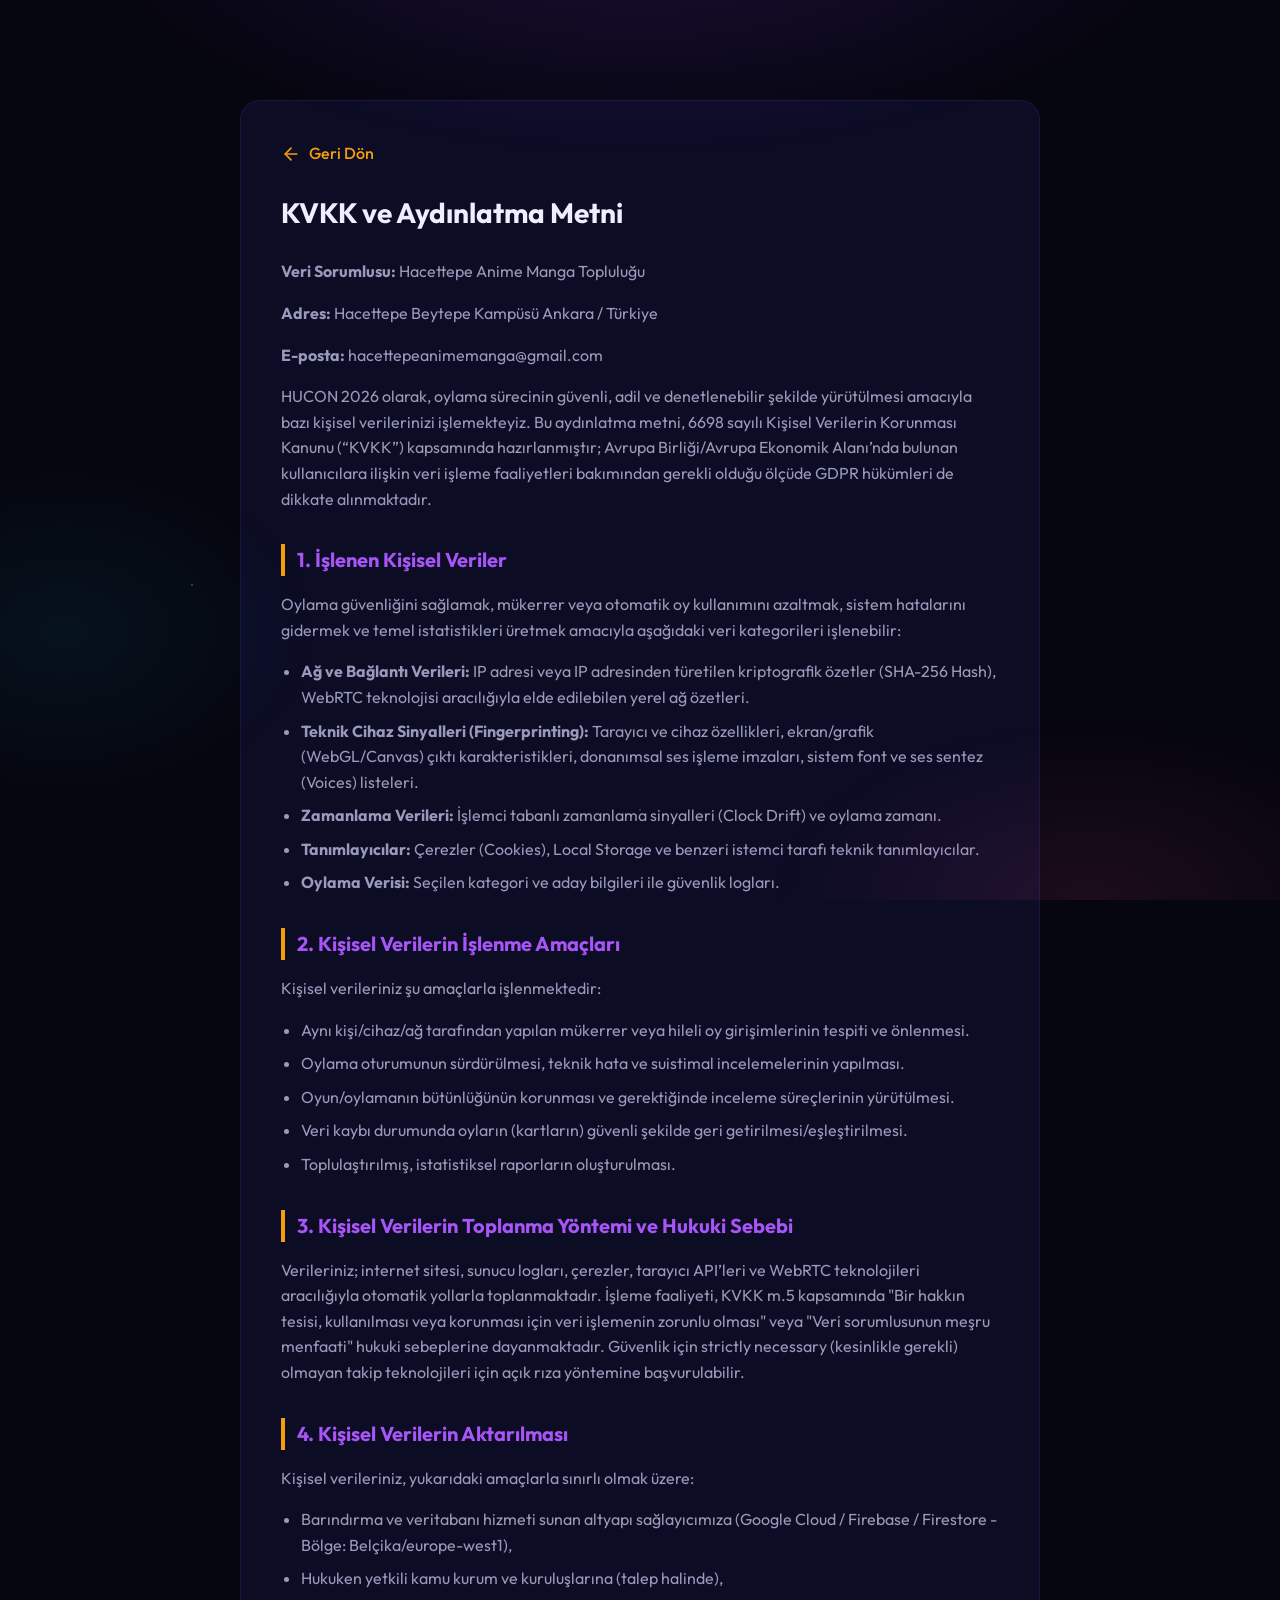
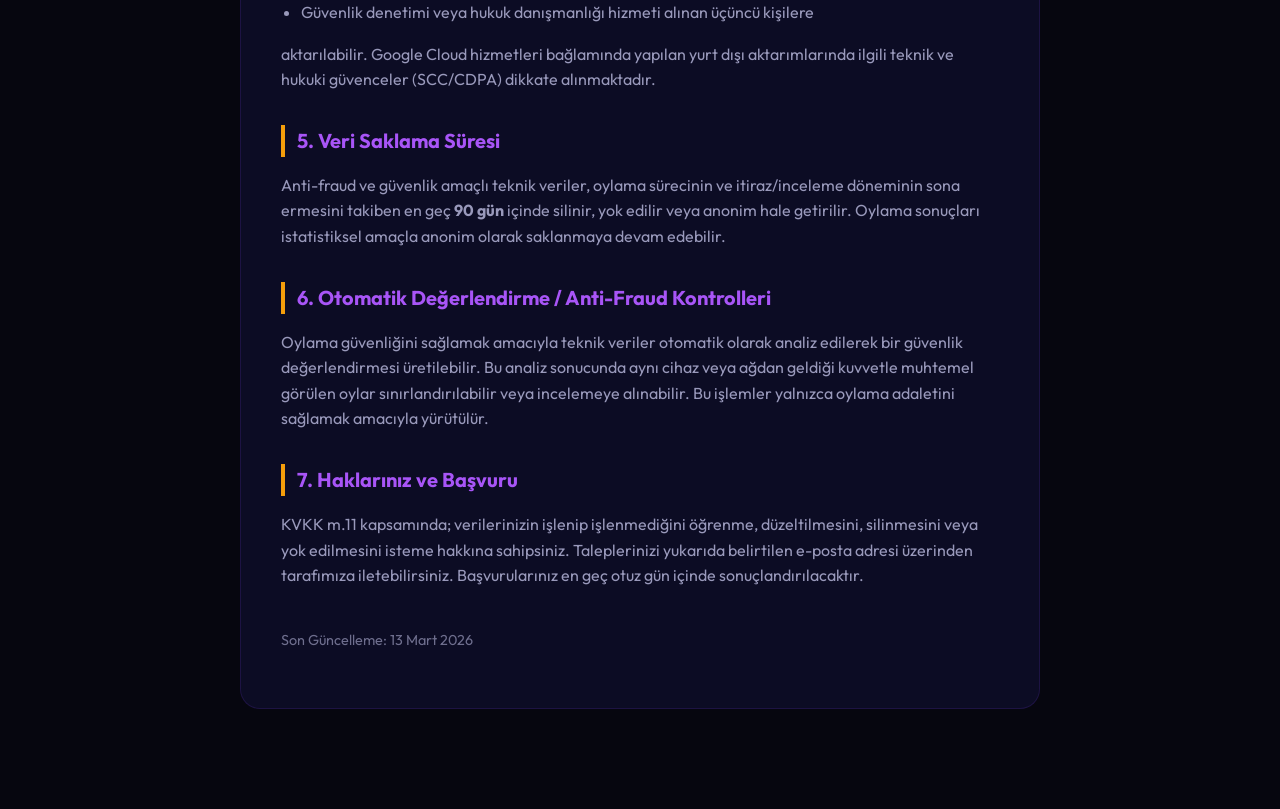
<file: kvkk.html>
<!DOCTYPE html>
<html lang="tr">

<head>
  <meta charset="UTF-8">
  <meta name="viewport" content="width=device-width, initial-scale=1.0">
  <title>KVKK ve Aydınlatma Metni - Anime Oylama</title>
  <link rel="stylesheet" href="css/style.css">
  <style>
    .legal-content {
      max-width: 800px;
      margin: 100px auto;
      padding: 40px;
      background: var(--bg-card);
      border-radius: 20px;
      border: 1px solid var(--border-color);
      line-height: 1.6;
    }

    .legal-content h1 {
      margin-bottom: 24px;
      color: var(--text-primary);
      font-size: 1.75rem;
    }

    .legal-content h2 {
      margin-top: 32px;
      margin-bottom: 16px;
      color: var(--accent-secondary);
      font-size: 1.25rem;
      border-left: 4px solid var(--accent-orange);
      padding-left: 12px;
    }

    .legal-content p {
      margin-bottom: 16px;
      color: var(--text-secondary);
    }

    .legal-content ul {
      margin-bottom: 16px;
      padding-left: 20px;
      color: var(--text-secondary);
    }

    .legal-content li {
      margin-bottom: 8px;
    }

    .back-link {
      display: inline-flex;
      align-items: center;
      gap: 8px;
      color: var(--accent-orange);
      text-decoration: none;
      margin-bottom: 24px;
      font-weight: 500;
    }
  </style>
</head>

<body>
  <div class="legal-content">
    <a href="javascript:history.back()" class="back-link">
      <svg xmlns="http://www.w3.org/2000/svg" width="20" height="20" viewBox="0 0 24 24" fill="none"
        stroke="currentColor" stroke-width="2" stroke-linecap="round" stroke-linejoin="round">
        <path d="m12 19-7-7 7-7" />
        <path d="M19 12H5" />
      </svg>
      Geri Dön
    </a>

    <h1>KVKK ve Aydınlatma Metni</h1>

    <p><strong>Veri Sorumlusu:</strong> Hacettepe Anime Manga Topluluğu</p>
    <p><strong>Adres:</strong> Hacettepe Beytepe Kampüsü Ankara / Türkiye</p>
    <p><strong>E-posta:</strong> hacettepeanimemanga@gmail.com</p>

    <p>HUCON 2026 olarak, oylama sürecinin güvenli, adil ve denetlenebilir şekilde yürütülmesi amacıyla bazı kişisel
      verilerinizi işlemekteyiz. Bu aydınlatma metni, 6698 sayılı Kişisel Verilerin Korunması Kanunu (“KVKK”) kapsamında
      hazırlanmıştır; Avrupa Birliği/Avrupa Ekonomik Alanı’nda bulunan kullanıcılara ilişkin veri işleme faaliyetleri
      bakımından gerekli olduğu ölçüde GDPR hükümleri de dikkate alınmaktadır.</p>

    <h2>1. İşlenen Kişisel Veriler</h2>
    <p>Oylama güvenliğini sağlamak, mükerrer veya otomatik oy kullanımını azaltmak, sistem hatalarını gidermek ve temel
      istatistikleri üretmek amacıyla aşağıdaki veri kategorileri işlenebilir:</p>
    <ul>
      <li><strong>Ağ ve Bağlantı Verileri:</strong> IP adresi veya IP adresinden türetilen kriptografik özetler (SHA-256
        Hash), WebRTC teknolojisi aracılığıyla elde edilebilen yerel ağ özetleri.</li>
      <li><strong>Teknik Cihaz Sinyalleri (Fingerprinting):</strong> Tarayıcı ve cihaz özellikleri, ekran/grafik
        (WebGL/Canvas) çıktı karakteristikleri, donanımsal ses işleme imzaları, sistem font ve ses sentez (Voices)
        listeleri.</li>
      <li><strong>Zamanlama Verileri:</strong> İşlemci tabanlı zamanlama sinyalleri (Clock Drift) ve oylama zamanı.</li>
      <li><strong>Tanımlayıcılar:</strong> Çerezler (Cookies), Local Storage ve benzeri istemci tarafı teknik
        tanımlayıcılar.</li>
      <li><strong>Oylama Verisi:</strong> Seçilen kategori ve aday bilgileri ile güvenlik logları.</li>
    </ul>

    <h2>2. Kişisel Verilerin İşlenme Amaçları</h2>
    <p>Kişisel verileriniz şu amaçlarla işlenmektedir:</p>
    <ul>
      <li>Aynı kişi/cihaz/ağ tarafından yapılan mükerrer veya hileli oy girişimlerinin tespiti ve önlenmesi.</li>
      <li>Oylama oturumunun sürdürülmesi, teknik hata ve suistimal incelemelerinin yapılması.</li>
      <li>Oyun/oylamanın bütünlüğünün korunması ve gerektiğinde inceleme süreçlerinin yürütülmesi.</li>
      <li>Veri kaybı durumunda oyların (kartların) güvenli şekilde geri getirilmesi/eşleştirilmesi.</li>
      <li>Toplulaştırılmış, istatistiksel raporların oluşturulması.</li>
    </ul>

    <h2>3. Kişisel Verilerin Toplanma Yöntemi ve Hukuki Sebebi</h2>
    <p>Verileriniz; internet sitesi, sunucu logları, çerezler, tarayıcı API’leri ve WebRTC teknolojileri aracılığıyla
      otomatik yollarla toplanmaktadır. İşleme faaliyeti, KVKK m.5 kapsamında "Bir hakkın tesisi, kullanılması veya
      korunması için veri işlemenin zorunlu olması" veya "Veri sorumlusunun meşru menfaati" hukuki sebeplerine
      dayanmaktadır. Güvenlik için strictly necessary (kesinlikle gerekli) olmayan takip teknolojileri için açık rıza
      yöntemine başvurulabilir.</p>

    <h2>4. Kişisel Verilerin Aktarılması</h2>
    <p>Kişisel verileriniz, yukarıdaki amaçlarla sınırlı olmak üzere:</p>
    <ul>
      <li>Barındırma ve veritabanı hizmeti sunan altyapı sağlayıcımıza (Google Cloud / Firebase / Firestore - Bölge:
        Belçika/europe-west1),</li>
      <li>Hukuken yetkili kamu kurum ve kuruluşlarına (talep halinde),</li>
      <li>Güvenlik denetimi veya hukuk danışmanlığı hizmeti alınan üçüncü kişilere</li>
    </ul>
    <p>aktarılabilir. Google Cloud hizmetleri bağlamında yapılan yurt dışı aktarımlarında ilgili teknik ve hukuki
      güvenceler (SCC/CDPA) dikkate alınmaktadır.</p>

    <h2>5. Veri Saklama Süresi</h2>
    <p>Anti-fraud ve güvenlik amaçlı teknik veriler, oylama sürecinin ve itiraz/inceleme döneminin sona ermesini takiben
      en geç <strong>90 gün</strong> içinde silinir, yok edilir veya anonim hale getirilir. Oylama sonuçları
      istatistiksel amaçla anonim olarak saklanmaya devam edebilir.</p>

    <h2>6. Otomatik Değerlendirme / Anti-Fraud Kontrolleri</h2>
    <p>Oylama güvenliğini sağlamak amacıyla teknik veriler otomatik olarak analiz edilerek bir güvenlik değerlendirmesi
      üretilebilir. Bu analiz sonucunda aynı cihaz veya ağdan geldiği kuvvetle muhtemel görülen oylar
      sınırlandırılabilir veya incelemeye alınabilir. Bu işlemler yalnızca oylama adaletini sağlamak amacıyla yürütülür.
    </p>

    <h2>7. Haklarınız ve Başvuru</h2>
    <p>KVKK m.11 kapsamında; verilerinizin işlenip işlenmediğini öğrenme, düzeltilmesini, silinmesini veya yok
      edilmesini isteme hakkına sahipsiniz. Taleplerinizi yukarıda belirtilen e-posta adresi üzerinden
      tarafımıza iletebilirsiniz. Başvurularınız en geç otuz gün içinde sonuçlandırılacaktır.</p>

    <p style="margin-top: 40px; font-size: 0.9rem; opacity: 0.7;">Son Güncelleme: 13 Mart 2026</p>
  </div>
</body>

</html>
</file>
<file: css/style.css>
/* ============================================================
   Anime Oylama - Ana Stil Dosyasi v2
   Koyu anime temali, glassmorphism, parcacik efektli tasarim
   Crunchyroll Anime Awards / AnimePoll kalitesinde
   ============================================================ */

@import url('https://fonts.googleapis.com/css2?family=Outfit:wght@300;400;500;600;700;800&display=swap');

/* --- CSS Degiskenleri --- */
:root {
  --bg-primary: #06060f;
  --bg-secondary: #0c0c1e;
  --bg-card: rgba(18, 18, 50, 0.6);
  --bg-card-solid: #12122e;
  --bg-card-hover: rgba(30, 30, 70, 0.7);
  --text-primary: #eeeeff;
  --text-secondary: #9999bb;
  --text-muted: #555577;
  --accent-primary: #7c3aed;
  --accent-secondary: #a855f7;
  --accent-glow: rgba(124, 58, 237, 0.4);
  --accent-pink: #ec4899;
  --accent-cyan: #06b6d4;
  --accent-green: #10b981;
  --accent-orange: #f59e0b;
  --border-color: rgba(124, 58, 237, 0.15);
  --border-glow: rgba(124, 58, 237, 0.4);
  --glass-bg: rgba(12, 12, 30, 0.65);
  --glass-border: rgba(255, 255, 255, 0.08);
  --glass-blur: 20px;
  --card-radius: 16px;
  --transition: 0.3s cubic-bezier(0.4, 0, 0.2, 1);
  --transition-slow: 0.5s cubic-bezier(0.4, 0, 0.2, 1);
  --font: 'Outfit', -apple-system, BlinkMacSystemFont, sans-serif;
  --max-width: 1300px;
  --space-xs: 8px;
  --space-sm: 16px;
  --space-md: 24px;
  --space-lg: 40px;
  --space-xl: 64px;
}

/* --- Reset & Base --- */
*,
*::before,
*::after {
  margin: 0;
  padding: 0;
  box-sizing: border-box;
}

html {
  scroll-behavior: smooth;
  -webkit-text-size-adjust: 100%;
}

body {
  font-family: var(--font);
  background: var(--bg-primary);
  color: var(--text-primary);
  min-height: 100vh;
  line-height: 1.6;
  overflow-x: hidden;
}

/* --- Animasyonlu Parcacik Arka Plan --- */
body::before,
body::after {
  content: '';
  position: fixed;
  inset: 0;
  pointer-events: none;
  z-index: 0;
  transform: translate3d(0, 0, 0);
  will-change: transform;
}

body::before {
  background:
    radial-gradient(ellipse 80% 50% at 50% -10%, rgba(124, 58, 237, 0.18) 0%, transparent 55%),
    radial-gradient(ellipse 50% 40% at 85% 100%, rgba(236, 72, 153, 0.1) 0%, transparent 50%),
    radial-gradient(ellipse 40% 40% at 5% 70%, rgba(6, 182, 212, 0.07) 0%, transparent 50%);
  animation: bgShift 20s ease-in-out infinite alternate;
}

@keyframes bgShift {
  0% {
    opacity: 1;
  }

  50% {
    opacity: 0.7;
  }

  100% {
    opacity: 1;
  }
}

body::after {
  background-image:
    radial-gradient(1px 1px at 10% 20%, rgba(168, 85, 247, 0.4) 50%, transparent 50%),
    radial-gradient(1px 1px at 25% 45%, rgba(236, 72, 153, 0.3) 50%, transparent 50%),
    radial-gradient(1px 1px at 40% 15%, rgba(255, 255, 255, 0.25) 50%, transparent 50%),
    radial-gradient(1px 1px at 55% 70%, rgba(168, 85, 247, 0.35) 50%, transparent 50%),
    radial-gradient(1px 1px at 70% 35%, rgba(6, 182, 212, 0.3) 50%, transparent 50%),
    radial-gradient(1px 1px at 85% 80%, rgba(236, 72, 153, 0.25) 50%, transparent 50%),
    radial-gradient(1.5px 1.5px at 15% 65%, rgba(255, 255, 255, 0.2) 50%, transparent 50%),
    radial-gradient(1.5px 1.5px at 50% 90%, rgba(168, 85, 247, 0.3) 50%, transparent 50%),
    radial-gradient(1px 1px at 75% 10%, rgba(255, 255, 255, 0.2) 50%, transparent 50%),
    radial-gradient(1px 1px at 90% 55%, rgba(6, 182, 212, 0.25) 50%, transparent 50%),
    radial-gradient(1px 1px at 35% 85%, rgba(168, 85, 247, 0.3) 50%, transparent 50%),
    radial-gradient(1px 1px at 60% 40%, rgba(255, 255, 255, 0.15) 50%, transparent 50%);
  animation: starsDrift 30s linear infinite;
}

@keyframes starsDrift {
  0% {
    transform: translateY(0);
  }

  100% {
    transform: translateY(-40px);
  }
}

/* --- Glassmorphism --- */
.glass {
  background: var(--glass-bg);
  backdrop-filter: blur(var(--glass-blur));
  -webkit-backdrop-filter: blur(var(--glass-blur));
  border: 1px solid var(--glass-border);
  border-radius: var(--card-radius);
  transform: translate3d(0, 0, 0);
  /* Force GPU Layer */
}

@media (max-width: 768px) {
  :root {
    --glass-blur: 8px;
  }

  .glass {
    backdrop-filter: blur(8px);
    -webkit-backdrop-filter: blur(8px);
  }
}

.glass-strong {
  background: rgba(12, 12, 30, 0.9);
  backdrop-filter: blur(16px);
  -webkit-backdrop-filter: blur(16px);
  border: 1px solid rgba(255, 255, 255, 0.1);
  border-radius: var(--card-radius);
}

@media (max-width: 768px) {
  .glass-strong {
    backdrop-filter: blur(10px);
    -webkit-backdrop-filter: blur(10px);
  }
}

/* --- Layout --- */
.container {
  max-width: var(--max-width);
  margin: 0 auto;
  padding: 0 20px;
  position: relative;
  z-index: 1;
}

/* ============================================================
   ANA SAYFA HERO
   ============================================================ */
.hero {
  min-height: 100vh;
  display: flex;
  flex-direction: column;
  align-items: center;
  justify-content: center;
  text-align: center;
  padding: var(--space-lg) 20px;
  position: relative;
  z-index: 1;
}

.hero-content {
  max-width: 600px;
  display: flex;
  flex-direction: column;
  align-items: center;
}

.hero-logo {
  width: 120px;
  height: 120px;
  background: linear-gradient(135deg, var(--accent-primary), var(--accent-pink));
  border-radius: 32px;
  display: flex;
  align-items: center;
  justify-content: center;
  margin-bottom: var(--space-md);
  box-shadow: 0 0 60px var(--accent-glow);
}

.hero-logo svg {
  width: 60px;
  height: 60px;
  color: white;
  animation: float 6s ease-in-out infinite;
}

@keyframes float {

  0%,
  100% {
    transform: translateY(0);
  }

  50% {
    transform: translateY(-6px);
  }
}

.hero h1 {
  font-size: clamp(2.5rem, 7vw, 4.5rem);
  font-weight: 800;
  background: linear-gradient(135deg, #ffffff 0%, var(--accent-secondary) 50%, var(--accent-pink) 100%);
  -webkit-background-clip: text;
  -webkit-text-fill-color: transparent;
  background-clip: text;
  margin-bottom: var(--space-xs);
  letter-spacing: -0.03em;
  line-height: 1.1;
}

.hero .subtitle {
  font-size: clamp(1rem, 2.5vw, 1.3rem);
  color: var(--text-secondary);
  margin-bottom: var(--space-xs);
  font-weight: 400;
}

.hero .event-name {
  font-size: 0.85rem;
  color: var(--text-muted);
  margin-bottom: var(--space-md);
  letter-spacing: 0.15em;
  text-transform: uppercase;
  font-weight: 500;
}

.hero-stats {
  display: flex;
  gap: var(--space-md);
  margin-bottom: var(--space-lg);
  flex-wrap: wrap;
  justify-content: center;
}

.hero-stat {
  display: flex;
  flex-direction: column;
  align-items: center;
  padding: var(--space-sm) var(--space-md);
  border-radius: 14px;
  background: var(--glass-bg);
  backdrop-filter: blur(12px);
  -webkit-backdrop-filter: blur(12px);
  border: 1px solid var(--glass-border);
}

.hero-stat-number {
  font-size: 2.2rem;
  font-weight: 800;
  color: var(--accent-secondary);
  line-height: 1.2;
}

.hero-stat-label {
  font-size: 0.8rem;
  color: var(--text-muted);
  text-transform: uppercase;
  letter-spacing: 0.1em;
}

.hero-categories {
  display: flex;
  gap: var(--space-sm);
  flex-wrap: wrap;
  justify-content: center;
  margin-bottom: var(--space-lg);
}

.hero-cat-pill {
  padding: 10px 22px;
  border-radius: 50px;
  font-size: 0.9rem;
  font-weight: 500;
  color: var(--text-secondary);
  background: rgba(124, 58, 237, 0.08);
  border: 1px solid rgba(124, 58, 237, 0.15);
  transition: var(--transition);
}

.hero-cat-pill:hover {
  background: rgba(124, 58, 237, 0.15);
  color: var(--accent-secondary);
  border-color: rgba(124, 58, 237, 0.3);
}

/* ============================================================
   BUTONLAR
   ============================================================ */
.btn {
  display: inline-flex;
  align-items: center;
  gap: 10px;
  padding: 16px 40px;
  border-radius: 50px;
  font-family: var(--font);
  font-size: 1.1rem;
  font-weight: 600;
  cursor: pointer;
  border: none;
  text-decoration: none;
  transition: all 0.35s cubic-bezier(0.4, 0, 0.2, 1);
  position: relative;
  overflow: hidden;
  z-index: 1;
}

.btn::before {
  content: '';
  position: absolute;
  inset: 0;
  border-radius: 50px;
  opacity: 0;
  transition: opacity 0.35s;
  z-index: -1;
}

.btn-primary {
  background: linear-gradient(135deg, var(--accent-primary), var(--accent-secondary));
  color: white;
  box-shadow: 0 4px 24px var(--accent-glow);
}

.btn-primary::before {
  background: linear-gradient(135deg, var(--accent-secondary), var(--accent-pink));
}

.btn-primary:hover {
  transform: translateY(-3px) scale(1.03);
  box-shadow: 0 8px 40px rgba(124, 58, 237, 0.5);
}

.btn-primary:hover::before {
  opacity: 1;
}

.btn-primary:active {
  transform: translateY(-1px) scale(1);
}

.btn-secondary {
  background: var(--glass-bg);
  backdrop-filter: blur(12px);
  -webkit-backdrop-filter: blur(12px);
  color: var(--text-primary);
  border: 1px solid var(--glass-border);
}

.btn-secondary:hover {
  border-color: var(--border-glow);
  background: var(--bg-card-hover);
  transform: translateY(-2px);
  box-shadow: 0 4px 20px rgba(0, 0, 0, 0.3);
}

.btn-small {
  padding: 12px 28px;
  font-size: 1rem;
}

.btn svg {
  width: 20px;
  height: 20px;
}

.btn:disabled {
  opacity: 0.4;
  cursor: not-allowed;
  transform: none !important;
  box-shadow: none !important;
}

.btn-glow {
  animation: pulseGlow 2.5s ease-in-out infinite;
}

/* ============================================================
   OYLAMA - SECTION LAYOUT
   ============================================================ */
.vote-section {
  flex-direction: column;
  min-height: 100vh;
  position: relative;
  z-index: 1;
}

.vote-section:not(.hidden) {
  display: flex !important;
}

.pill-nav-wrap {
  padding: 16px 16px 0;
  flex-shrink: 0;
  position: relative;
  width: 100%;
  max-width: var(--max-width);
  margin: 0 auto;
  /* Sag ve sol kenarlara fade efekti (transparanlik) vererek kaydirilabilirligi vurgulariz */
  -webkit-mask-image: linear-gradient(to right, transparent, black 24px, black calc(100% - 24px), transparent);
  mask-image: linear-gradient(to right, transparent, black 24px, black calc(100% - 24px), transparent);
}

@media (max-width: 768px) {
  .pill-nav-wrap {
    padding: 12px 0 0;
    /* Mobilde mask alanini daraltalim ki daha genis alan kaydirilsin */
    -webkit-mask-image: linear-gradient(to right, transparent, black 12px, black calc(100% - 12px), transparent);
    mask-image: linear-gradient(to right, transparent, black 12px, black calc(100% - 12px), transparent);
  }
}

.pill-nav {
  display: flex;
  gap: 8px;
  padding: 8px;
  overflow-x: auto;
  scrollbar-width: none;
  -ms-overflow-style: none;
  background: rgba(12, 12, 30, 0.5);
  backdrop-filter: blur(12px);
  -webkit-backdrop-filter: blur(12px);
  border-radius: 50px;
  border: 1px solid var(--glass-border);
  justify-content: flex-start;
  flex-wrap: nowrap;
  -webkit-overflow-scrolling: touch;
  scroll-behavior: smooth;
  scroll-snap-type: x mandatory;
}

@media (max-width: 768px) {
  .pill-nav {
    border-radius: 0;
    /* Mobilde tam genislikte ekran kenarina yapisik daha iyi durur */
    border-left: none;
    border-right: none;
    padding: 8px 16px;
  }
}

.pill-nav::-webkit-scrollbar {
  display: none;
}

.pill-btn {
  padding: 10px 22px;
  border-radius: 50px;
  font-family: var(--font);
  font-size: 0.85rem;
  font-weight: 500;
  cursor: pointer;
  border: none;
  background: transparent;
  color: var(--text-muted);
  transition: var(--transition);
  white-space: nowrap;
  position: relative;
  flex-shrink: 0;
  scroll-snap-align: center;
}

.pill-btn:hover {
  color: var(--text-primary);
  background: rgba(124, 58, 237, 0.15);
  transform: translateY(-1px);
}

.pill-btn.active {
  background: linear-gradient(135deg, var(--accent-primary), var(--accent-secondary));
  color: white;
  font-weight: 600;
  box-shadow: 0 4px 16px var(--accent-glow);
  transform: translateY(-1px);
}

.pill-btn.completed::after {
  content: '';
  width: 6px;
  height: 6px;
  background: var(--accent-green);
  border-radius: 50%;
  position: absolute;
  top: 6px;
  right: 6px;
  box-shadow: 0 0 8px var(--accent-green);
}

/* ============================================================
   OYLAMA - PROGRESS
   ============================================================ */
.progress-container {
  width: 100%;
  max-width: 600px;
  margin: 0 auto 4px;
  padding: 0 20px;
  flex-shrink: 0;
}

.progress-info {
  display: flex;
  justify-content: flex-end;
  align-items: center;
  margin-bottom: 10px;
  font-size: 0.95rem;
  font-weight: 600;
  color: var(--text-secondary);
}

.progress-bar {
  width: 100%;
  height: 4px;
  background: rgba(124, 58, 237, 0.1);
  border-radius: 2px;
  overflow: hidden;
}

.progress-fill {
  height: 100%;
  background: linear-gradient(90deg, var(--accent-primary), var(--accent-pink));
  border-radius: 2px;
  transition: width 0.5s cubic-bezier(0.4, 0, 0.2, 1);
  box-shadow: 0 0 12px var(--accent-glow);
}

/* ============================================================
   OYLAMA - HEADER
   ============================================================ */
.vote-header {
  text-align: center;
  padding: 12px 20px 4px;
  flex-shrink: 0;
}

.vote-header h2 {
  font-size: clamp(1.5rem, 3.5vw, 2.2rem);
  font-weight: 700;
  margin-bottom: 4px;
  display: flex;
  align-items: center;
  justify-content: center;
  gap: 12px;
  background: linear-gradient(135deg, var(--text-primary), var(--accent-secondary));
  -webkit-background-clip: text;
  -webkit-text-fill-color: transparent;
  background-clip: text;
}

.vote-header h2 svg {
  width: 28px;
  height: 28px;
  color: var(--accent-secondary);
  -webkit-text-fill-color: initial;
}

.vote-header p {
  color: var(--text-muted);
  font-size: 0.95rem;
}

/* ============================================================
   ADAY KARTLARI
   ============================================================ */
.candidates-grid {
  display: flex;
  flex-wrap: wrap;
  justify-content: center;
  gap: 20px;
  padding: 20px 40px;
  max-width: var(--max-width);
  margin: 0 auto;
  flex: 1;
  min-height: 0;
  align-content: center;
}

.candidate-card {
  background: var(--bg-card);
  backdrop-filter: blur(8px);
  -webkit-backdrop-filter: blur(8px);
  border-radius: var(--card-radius);
  border: 2px solid transparent;
  overflow: hidden;
  cursor: pointer;
  transition: all 0.35s cubic-bezier(0.4, 0, 0.2, 1);
  position: relative;
  width: var(--card-w, 150px);
  flex-shrink: 0;
}

.candidate-card::after {
  content: '';
  position: absolute;
  inset: 0;
  border-radius: var(--card-radius);
  opacity: 0;
  transition: opacity 0.35s;
  background: linear-gradient(180deg, transparent 40%, rgba(124, 58, 237, 0.15) 100%);
  pointer-events: none;
  z-index: 1;
}

.candidate-card:hover {
  border-color: var(--border-glow);
  transform: translateY(-6px);
  box-shadow: 0 12px 40px rgba(0, 0, 0, 0.4), 0 0 20px rgba(124, 58, 237, 0.1);
}

.candidate-card:hover::after {
  opacity: 1;
}

.candidate-card.selected {
  border-color: var(--accent-secondary);
  box-shadow: 0 0 30px var(--accent-glow), 0 8px 32px rgba(0, 0, 0, 0.3);
  transform: translateY(-4px);
}

.candidate-card.selected .candidate-check {
  opacity: 1;
  transform: scale(1);
}

.candidate-check {
  position: absolute;
  top: 10px;
  right: 10px;
  width: 32px;
  height: 32px;
  background: var(--accent-primary);
  border-radius: 50%;
  z-index: 3;
  display: flex;
  align-items: center;
  justify-content: center;
  opacity: 0;
  transform: scale(0.6);
  transition: transform 0.4s cubic-bezier(0.34, 1.3, 0.64, 1), opacity 0.3s ease;
  box-shadow: 0 4px 12px rgba(124, 58, 237, 0.4);
}

.candidate-check svg {
  width: 16px;
  height: 16px;
  color: white;
}

.candidate-image {
  width: 100%;
  aspect-ratio: 3/4;
  object-fit: cover;
  background: var(--bg-secondary);
  display: block;
  transition: transform 0.5s ease;
}

.candidate-card:hover .candidate-image {
  transform: scale(1.05);
}

.candidate-image-placeholder {
  width: 100%;
  aspect-ratio: 3/4;
  background: linear-gradient(135deg, var(--bg-secondary), rgba(124, 58, 237, 0.05));
  display: flex;
  align-items: center;
  justify-content: center;
  color: var(--text-muted);
  font-size: 2.5rem;
  font-weight: 700;
}

.candidate-info {
  padding: 16px;
  position: relative;
  z-index: 2;
}

.candidate-info h3 {
  font-size: 1.05rem;
  font-weight: 600;
  margin-bottom: 4px;
  line-height: 1.3;
}

.candidate-info .anime-name {
  font-size: 0.85rem;
  color: var(--text-muted);
  display: block;
}

/* ============================================================
   İZLE BUTONU (OP/ED Kartlarında)
   ============================================================ */
.listen-btn {
  display: inline-flex;
  align-items: center;
  gap: 6px;
  margin-top: 10px;
  padding: 7px 16px;
  background: linear-gradient(135deg, rgba(124, 58, 237, 0.12), rgba(168, 85, 247, 0.08));
  color: var(--accent-secondary);
  border-radius: 50px;
  font-size: 0.8rem;
  font-weight: 600;
  font-family: var(--font);
  text-decoration: none;
  transition: all 0.3s cubic-bezier(0.4, 0, 0.2, 1);
  border: 1px solid rgba(124, 58, 237, 0.25);
  backdrop-filter: blur(4px);
  cursor: pointer;
  position: relative;
  overflow: hidden;
}

.listen-btn::before {
  content: '';
  position: absolute;
  inset: 0;
  background: linear-gradient(135deg, var(--accent-primary), var(--accent-pink));
  opacity: 0;
  transition: opacity 0.3s;
  border-radius: 50px;
}

.listen-btn:hover {
  color: #fff;
  border-color: rgba(124, 58, 237, 0.5);
  transform: translateY(-2px);
  box-shadow: 0 4px 16px var(--accent-glow), 0 0 20px rgba(236, 72, 153, 0.15);
}

.listen-btn:hover::before {
  opacity: 1;
}

.listen-btn svg,
.listen-btn span {
  position: relative;
  z-index: 1;
}

.listen-btn svg {
  width: 14px;
  height: 14px;
}

/* Dual image fix */
.candidate-image-wrapper {
  transition: transform 0.4s ease;
}

.candidate-card:hover .candidate-image-wrapper {
  transform: scale(1.05);
  /* Wrapper'ı büyüt ki yan yana resimler bozulmasın */
}

.candidate-dual-half {
  width: 50% !important;
  height: 100% !important;
  object-fit: cover !important;
  transform: none !important;
  /* Kendileri ayrıca büyümesin */
  flex-shrink: 0;
}

/* ============================================================
   VIDEO MODAL — Premium İzleme Deneyimi
   ============================================================ */
.modal-overlay {
  position: fixed;
  inset: 0;
  background: rgba(0, 0, 0, 0.92);
  backdrop-filter: blur(16px);
  -webkit-backdrop-filter: blur(16px);
  z-index: 9999;
  display: flex;
  align-items: center;
  justify-content: center;
  padding: 20px;
  opacity: 0;
  transition: opacity 0.35s cubic-bezier(0.2, 0.8, 0.2, 1);
  pointer-events: none;
}

.modal-overlay:not(.hidden) {
  opacity: 1;
  pointer-events: auto;
}

.modal-content {
  background: #0a0a18;
  width: 100%;
  max-width: 920px;
  border-radius: 20px;
  border: 1px solid rgba(124, 58, 237, 0.15);
  position: relative;
  overflow: hidden;
  box-shadow: 0 24px 80px rgba(0, 0, 0, 0.9), 0 0 40px rgba(124, 58, 237, 0.08);
  transform: translateY(24px) scale(0.97);
  transition: transform 0.4s cubic-bezier(0.2, 0.8, 0.2, 1);
}

.modal-overlay:not(.hidden) .modal-content {
  transform: translateY(0) scale(1);
}

/* Kapatma Butonu */
.modal-close-global {
  position: fixed;
  top: 20px;
  right: 20px;
  background: rgba(10, 10, 24, 0.6);
  border: 1px solid rgba(255, 255, 255, 0.12);
  border-radius: 50%;
  width: 44px;
  height: 44px;
  display: flex;
  align-items: center;
  justify-content: center;
  color: rgba(255, 255, 255, 0.8);
  font-size: 1.6rem;
  cursor: pointer;
  z-index: 10002;
  line-height: 1;
  transition: all 0.25s cubic-bezier(0.4, 0, 0.2, 1);
  backdrop-filter: blur(12px);
  -webkit-backdrop-filter: blur(12px);
}

.modal-close-global:hover {
  background: rgba(239, 68, 68, 0.7);
  color: #fff;
  transform: scale(1.1) rotate(90deg);
  border-color: rgba(239, 68, 68, 0.8);
  box-shadow: 0 4px 16px rgba(239, 68, 68, 0.3);
}

/* Video Kapsayıcısı */
.video-container {
  position: relative;
  padding-bottom: 56.25%;
  /* 16:9 */
  height: 0;
  background: #000;
}

.video-container video {
  position: absolute;
  top: 0;
  left: 0;
  width: 100%;
  height: 100%;
  background: #000;
  outline: none;
}

.video-container iframe {
  position: absolute;
  top: 0;
  left: 0;
  width: 100%;
  height: 100%;
}

/* ============================================================
   VIDEO MODAL — Bilgi Paneli (Glassmorphism)
   ============================================================ */
.video-info-panel {
  display: flex;
  align-items: center;
  gap: 14px;
  padding: 16px 20px;
  background: rgba(12, 12, 30, 0.85);
  backdrop-filter: blur(16px);
  -webkit-backdrop-filter: blur(16px);
  border-top: 1px solid rgba(124, 58, 237, 0.12);
}

.video-info-thumb {
  width: 52px;
  height: 52px;
  border-radius: 12px;
  object-fit: cover;
  flex-shrink: 0;
  border: 1px solid rgba(255, 255, 255, 0.08);
  background: var(--bg-secondary);
}

.video-info-thumb-placeholder {
  width: 52px;
  height: 52px;
  border-radius: 12px;
  flex-shrink: 0;
  background: linear-gradient(135deg, var(--bg-secondary), rgba(124, 58, 237, 0.1));
  display: flex;
  align-items: center;
  justify-content: center;
  color: var(--accent-secondary);
  font-size: 1.2rem;
  border: 1px solid rgba(255, 255, 255, 0.06);
}

.video-info-thumb-placeholder svg {
  width: 22px;
  height: 22px;
  opacity: 0.7;
}

.video-info-text {
  flex: 1;
  min-width: 0;
}

.video-info-song {
  font-size: 1rem;
  font-weight: 600;
  color: var(--text-primary);
  white-space: nowrap;
  overflow: hidden;
  text-overflow: ellipsis;
  line-height: 1.3;
}

.video-info-anime {
  font-size: 0.82rem;
  color: var(--text-muted);
  white-space: nowrap;
  overflow: hidden;
  text-overflow: ellipsis;
  margin-top: 2px;
}

.video-info-counter {
  font-size: 0.72rem;
  color: rgba(255, 255, 255, 0.3);
  font-weight: 500;
  margin-top: 3px;
  letter-spacing: 0.03em;
}

/* Modal İçi Oy Butonu */
.video-vote-btn {
  display: flex;
  align-items: center;
  gap: 8px;
  padding: 10px 20px;
  border-radius: 50px;
  border: 1px solid rgba(124, 58, 237, 0.3);
  background: linear-gradient(135deg, rgba(124, 58, 237, 0.15), rgba(168, 85, 247, 0.08));
  color: var(--accent-secondary);
  font-family: var(--font);
  font-size: 0.85rem;
  font-weight: 600;
  cursor: pointer;
  transition: all 0.3s cubic-bezier(0.4, 0, 0.2, 1);
  white-space: nowrap;
  flex-shrink: 0;
}

.video-vote-btn svg {
  width: 16px;
  height: 16px;
  transition: transform 0.3s;
}

.video-vote-btn:hover {
  background: linear-gradient(135deg, var(--accent-primary), var(--accent-secondary));
  color: #fff;
  border-color: transparent;
  transform: translateY(-1px);
  box-shadow: 0 4px 20px var(--accent-glow);
}

.video-vote-btn.voted {
  background: linear-gradient(135deg, var(--accent-green), #059669);
  color: #fff;
  border-color: transparent;
  box-shadow: 0 4px 16px rgba(16, 185, 129, 0.3);
  pointer-events: none;
}

.video-vote-btn.voted svg {
  transform: scale(1.2);
}

/* ============================================================
   VIDEO MODAL — Navigasyon Okları
   ============================================================ */
.video-nav-arrow {
  position: absolute;
  top: 0;
  bottom: 0;
  width: 56px;
  display: flex;
  align-items: center;
  justify-content: center;
  z-index: 10001;
  cursor: pointer;
  border: none;
  background: transparent;
  color: rgba(255, 255, 255, 0.5);
  transition: all 0.3s cubic-bezier(0.4, 0, 0.2, 1);
  -webkit-tap-highlight-color: transparent;
}

.video-nav-arrow::before {
  content: '';
  position: absolute;
  inset: 0;
  opacity: 0;
  transition: opacity 0.3s;
}

.video-nav-prev {
  left: 0;
  border-radius: 20px 0 0 0;
}

.video-nav-prev::before {
  background: linear-gradient(to right, rgba(0, 0, 0, 0.6), transparent);
}

.video-nav-next {
  right: 0;
  border-radius: 0 20px 0 0;
}

.video-nav-next::before {
  background: linear-gradient(to left, rgba(0, 0, 0, 0.6), transparent);
}

.video-nav-arrow:hover {
  color: #fff;
}

.video-nav-arrow:hover::before {
  opacity: 1;
}

.video-nav-arrow svg {
  width: 28px;
  height: 28px;
  filter: drop-shadow(0 2px 4px rgba(0, 0, 0, 0.5));
  position: relative;
  z-index: 1;
  transition: transform 0.2s;
}

.video-nav-prev:hover svg {
  transform: translateX(-3px);
}

.video-nav-next:hover svg {
  transform: translateX(3px);
}

.video-nav-arrow:active svg {
  transform: scale(0.9);
}

.video-nav-arrow.hidden-arrow {
  opacity: 0;
  pointer-events: none;
}

/* ============================================================
   VIDEO MODAL — Responsive
   ============================================================ */
@media (max-width: 768px) {
  .modal-overlay {
    padding: 0;
    align-items: flex-end;
  }

  .modal-content {
    max-width: 100%;
    border-radius: 20px 20px 0 0;
    max-height: 90vh;
    display: flex;
    flex-direction: column;
  }

  .modal-close-global {
    top: 12px;
    right: 12px;
    width: 44px; /* Mobilde daha kolay dokunma için 44px standarta çekildi */
    height: 44px;
    font-size: 1.5rem;
  }

  .video-container {
    border-radius: 0;
    flex-shrink: 0;
  }

  .video-container video {
    border-radius: 0 !important;
  }

  .video-info-panel {
    padding: 14px 16px;
    gap: 12px;
    flex-wrap: wrap;
  }

  .video-info-thumb,
  .video-info-thumb-placeholder {
    width: 44px;
    height: 44px;
    border-radius: 10px;
  }

  .video-info-song {
    font-size: 0.9rem;
  }

  .video-info-text {
    min-width: 0;
    /* Mobilde info text ile vote btn yan yana sığmazsa alta at */
  }

  .video-vote-btn {
    padding: 9px 16px;
    font-size: 0.8rem;
  }

  .video-nav-arrow {
    width: 44px;
  }

  .video-nav-arrow svg {
    width: 24px;
    height: 24px;
  }
}

@media (max-width: 400px) {
  .video-info-panel {
    padding: 12px 14px;
  }

  .video-info-thumb,
  .video-info-thumb-placeholder {
    display: none;
  }

  .video-vote-btn {
    width: 100%;
    justify-content: center;
    margin-top: 8px;
  }

  .video-info-panel {
    flex-wrap: wrap;
  }
}

/* Kategori gecis animasyonu */
.category-enter {
  animation: categorySlideIn 0.4s ease forwards;
}

@keyframes categorySlideIn {
  from {
    opacity: 0;
    transform: translateY(16px);
  }

  to {
    opacity: 1;
    transform: translateY(0);
  }
}

/* ============================================================
   OYLAMA NAVIGASYONU
   ============================================================ */
.vote-nav {
  display: flex;
  justify-content: center;
  gap: 16px;
  padding: 24px 20px 16px;
  flex-wrap: wrap;
  flex-shrink: 0;
  position: -webkit-sticky;
  position: sticky;
  bottom: 0;
  z-index: 10;
  background: linear-gradient(to top, var(--bg-primary) 60%, transparent);
  /* Safe area insets for notches/home indicators on mobile */
  padding-bottom: max(16px, env(safe-area-inset-bottom));
}

/* ============================================================
   ONAY EKRANI
   ============================================================ */
.confirm-screen {
  max-width: 850px;
  margin: 0 auto;
  padding: 24px;
  flex: 1;
}

.confirm-screen h2 {
  text-align: center;
  font-size: 2rem;
  margin-bottom: 8px;
  background: linear-gradient(135deg, var(--text-primary), var(--accent-secondary));
  -webkit-background-clip: text;
  -webkit-text-fill-color: transparent;
  background-clip: text;
}

.confirm-screen .confirm-subtitle {
  text-align: center;
  color: var(--text-muted);
  margin-bottom: var(--space-md);
  font-size: 1rem;
}

.confirm-list {
  display: grid;
  grid-template-columns: 1fr 1fr;
  gap: 10px;
  margin-bottom: var(--space-md);
}

.confirm-item {
  display: flex;
  align-items: center;
  gap: 14px;
  padding: 14px 16px;
  border-radius: 14px;
  border: 1px solid var(--glass-border);
  background: var(--glass-bg);
  backdrop-filter: blur(8px);
  -webkit-backdrop-filter: blur(8px);
  transition: var(--transition);
}

.confirm-item:hover {
  border-color: var(--border-color);
  background: var(--bg-card-hover);
}

.confirm-item-img {
  width: 52px;
  height: 52px;
  border-radius: 12px;
  object-fit: cover;
  background: var(--bg-secondary);
  flex-shrink: 0;
}

.confirm-item-img-placeholder {
  width: 52px;
  height: 52px;
  border-radius: 12px;
  background: linear-gradient(135deg, var(--bg-secondary), rgba(124, 58, 237, 0.08));
  display: flex;
  align-items: center;
  justify-content: center;
  color: var(--text-muted);
  font-weight: 700;
  font-size: 1.1rem;
  flex-shrink: 0;
}

.confirm-item-text {
  flex: 1;
  min-width: 0;
}

.confirm-item-category {
  font-size: 0.78rem;
  color: var(--text-muted);
  text-transform: uppercase;
  letter-spacing: 0.06em;
}

.confirm-item-name {
  font-weight: 600;
  font-size: 1.02rem;
  white-space: nowrap;
  overflow: hidden;
  text-overflow: ellipsis;
}

.confirm-actions {
  display: flex;
  justify-content: center;
  gap: 16px;
  flex-wrap: wrap;
}

.confirm-bottom-actions {
  position: -webkit-sticky;
  position: sticky;
  bottom: 20px;
  background: rgba(10, 10, 20, 0.5);
  backdrop-filter: blur(16px);
  -webkit-backdrop-filter: blur(16px);
  padding: 20px;
  margin-top: 20px;
  border: 1px solid rgba(255, 255, 255, 0.08);
  /* soft outline */
  border-radius: 24px;
  /* soft rounded edges */
  z-index: 10;
  box-shadow: 0 16px 40px rgba(0, 0, 0, 0.6);
}

.kvkk-consent-wrap {
  margin-bottom: 20px;
  padding: 16px;
  background: rgba(255, 255, 255, 0.03);
  border-radius: 12px;
  border: 1px solid var(--border-color);
  text-align: left;
}

.kvkk-label {
  display: flex;
  align-items: flex-start;
  gap: 12px;
  cursor: pointer;
  user-select: none;
}

#kvkkCheckbox {
  width: 20px;
  height: 20px;
  margin-top: 2px;
  flex-shrink: 0;
  accent-color: var(--accent-orange);
}

.kvkk-text {
  font-size: 0.9rem;
  color: var(--text-secondary);
  line-height: 1.4;
}

.turnstile-wrap {
  display: flex;
  justify-content: center;
  margin-bottom: 20px;
}

/* ============================================================
   HATIRA KARTI SAYFASI
   ============================================================ */
.hatira-page-notice {
  position: relative;
  z-index: 2;
  padding: var(--space-sm) max(16px, env(safe-area-inset-left, 0px)) 0
    max(16px, env(safe-area-inset-right, 0px));
  max-width: 520px;
  margin: 0 auto;
  width: 100%;
  box-sizing: border-box;
}

.hatira-page-notice__box {
  border: 2px solid rgba(239, 68, 68, 0.5);
  border-radius: var(--card-radius);
  background: rgba(239, 68, 68, 0.07);
  box-shadow: 0 0 24px rgba(239, 68, 68, 0.08);
  padding: 14px 18px;
  display: flex;
  flex-direction: column;
  align-items: center;
  text-align: center;
  gap: 12px;
  max-width: 100%;
}

.hatira-page-notice__box svg {
  flex-shrink: 0;
  color: #f87171;
}

.hatira-page-notice__box > div {
  width: 100%;
  text-align: center;
}

.hatira-page-notice__box p {
  font-size: 0.9rem;
  line-height: 1.55;
  color: var(--text-secondary);
  text-align: center;
  text-wrap: balance;
  overflow-wrap: break-word;
}

.hatira-page-notice__box p + p {
  margin-top: 10px;
}

.hatira-page-notice__box a {
  color: var(--text-primary);
  font-weight: 600;
  text-decoration: underline;
  text-underline-offset: 2px;
}

.hatira-page-notice__box a:hover {
  color: #fca5a5;
}

@media (max-width: 480px) {
  .hatira-page-notice {
    max-width: min(520px, 100%);
    padding-top: 12px;
  }

  .hatira-page-notice__box {
    padding: 12px 14px;
    gap: 10px;
  }

  .hatira-page-notice__box svg {
    width: 20px;
    height: 20px;
  }

  .hatira-page-notice__box p {
    font-size: 0.85rem;
    line-height: 1.5;
  }
}

.card-page {
  min-height: 100vh;
  display: flex;
  flex-direction: column;
  align-items: center;
  justify-content: center;
  padding: var(--space-lg) 20px;
  position: relative;
  z-index: 1;
}

.card-page h1 {
  font-size: 1.8rem;
  margin-bottom: 6px;
  text-align: center;
  background: linear-gradient(135deg, var(--text-primary), var(--accent-secondary));
  -webkit-background-clip: text;
  -webkit-text-fill-color: transparent;
  background-clip: text;
}

.card-page .card-subtitle {
  color: var(--text-muted);
  margin-bottom: var(--space-md);
  text-align: center;
  font-size: 0.95rem;
}

.card-download-actions {
  display: flex;
  gap: 10px;
  justify-content: center;
  margin-bottom: var(--space-md);
  flex-wrap: wrap;
}

.card-preview-wrapper {
  width: 100%;
  max-width: 420px;
  margin: 0 auto;
  display: flex;
  justify-content: center;
  border-radius: 16px;
  overflow: hidden;
  box-shadow: 0 0 80px rgba(124, 58, 237, 0.1), 0 20px 60px rgba(0, 0, 0, 0.4);
  transition: transform 0.5s ease;
}

.card-preview-wrapper:hover {
  transform: perspective(800px) rotateY(-2deg) rotateX(1deg) scale(1.02);
}

.card-preview-wrapper canvas {
  width: 100%;
  height: auto;
  display: block;
  border-radius: 16px;
}

/* Paylasim */
.share-section {
  text-align: center;
  margin-bottom: var(--space-md);
}

.share-label {
  font-size: 0.8rem;
  color: var(--text-muted);
  margin-bottom: 12px;
  letter-spacing: 0.08em;
  text-transform: uppercase;
}

.share-buttons {
  display: flex;
  gap: 8px;
  justify-content: center;
  flex-wrap: wrap;
}

.share-btn {
  display: inline-flex;
  align-items: center;
  gap: 7px;
  padding: 9px 18px;
  border-radius: 50px;
  font-family: var(--font);
  font-size: 0.8rem;
  font-weight: 600;
  cursor: pointer;
  border: none;
  transition: all 0.3s ease;
  color: white;
}

.share-btn:hover {
  transform: translateY(-2px);
}

.share-btn:active {
  transform: scale(0.97);
}

.share-native {
  background: linear-gradient(135deg, var(--accent-primary), var(--accent-secondary));
  box-shadow: 0 4px 16px var(--accent-glow);
}

.share-ig {
  background: linear-gradient(135deg, #f09433, #e6683c, #dc2743, #cc2366, #bc1888);
  box-shadow: 0 4px 16px rgba(220, 39, 67, 0.25);
}

.share-tiktok {
  background: #010101;
  border: 1px solid rgba(255, 255, 255, 0.1);
}

.share-tiktok:hover {
  box-shadow: 0 0 14px rgba(37, 244, 238, 0.25), 0 0 14px rgba(254, 44, 85, 0.25);
}

.share-x {
  background: #14171a;
  border: 1px solid rgba(255, 255, 255, 0.1);
}

.share-x:hover {
  background: #1a1f24;
}

/* ============================================================
   ADMIN PANEL
   ============================================================ */
.admin-login {
  min-height: 100vh;
  display: flex;
  flex-direction: column;
  align-items: center;
  justify-content: center;
  padding: var(--space-lg) 20px;
}

.admin-login h1 {
  font-size: 1.8rem;
  margin-bottom: var(--space-md);
}

.admin-login-form {
  display: flex;
  gap: 12px;
  align-items: center;
  flex-wrap: wrap;
  justify-content: center;
}

.admin-login-form input {
  padding: 14px 20px;
  border-radius: 12px;
  border: 1px solid var(--border-color);
  background: var(--bg-card-solid);
  color: var(--text-primary);
  font-family: var(--font);
  font-size: 1rem;
  outline: none;
  transition: var(--transition);
  width: 260px;
}

.admin-login-form input:focus {
  border-color: var(--accent-primary);
  box-shadow: 0 0 16px var(--accent-glow);
}

.admin-dashboard {
  max-width: 900px;
  margin: 0 auto;
  padding: var(--space-lg) 20px;
}

.admin-dashboard h1 {
  font-size: 1.8rem;
  margin-bottom: var(--space-xs);
}

.admin-stats {
  display: flex;
  gap: var(--space-sm);
  margin-bottom: var(--space-md);
  flex-wrap: wrap;
}

.stat-card {
  background: var(--bg-card-solid);
  border-radius: 12px;
  padding: 20px 24px;
  border: 1px solid var(--border-color);
  flex: 1;
  min-width: 140px;
}

.stat-card .stat-number {
  font-size: 2rem;
  font-weight: 700;
  color: var(--accent-secondary);
}

.stat-card .stat-label {
  font-size: 0.85rem;
  color: var(--text-muted);
}

.admin-category {
  background: var(--bg-card-solid);
  border-radius: var(--card-radius);
  border: 1px solid var(--border-color);
  margin-bottom: var(--space-sm);
  overflow: hidden;
}

.admin-category-header {
  padding: var(--space-sm) 20px;
  font-weight: 600;
  font-size: 1.1rem;
  border-bottom: 1px solid var(--border-color);
  display: flex;
  align-items: center;
  gap: 8px;
}

.admin-candidate-row {
  display: flex;
  align-items: center;
  padding: 12px 20px;
  border-bottom: 1px solid rgba(255, 255, 255, 0.03);
  gap: 16px;
}

.admin-candidate-row:last-child {
  border-bottom: none;
}

.admin-candidate-name {
  flex: 1;
  font-weight: 500;
}

.admin-candidate-votes {
  font-weight: 700;
  color: var(--accent-secondary);
  font-size: 1.1rem;
  min-width: 40px;
  text-align: right;
}

.candidate-image-container {
  position: relative;
  width: 100%;
  aspect-ratio: 3 / 4;
  background: linear-gradient(110deg, #1a1a2e 8%, #252545 18%, #1a1a2e 33%);
  background-size: 200% 100%;
  animation: skeleton-loading 1.5s linear infinite;
  border-radius: 12px 12px 0 0;
  overflow: hidden;
}

@keyframes skeleton-loading {
  0% {
    background-position: 200% 0;
  }

  100% {
    background-position: -200% 0;
  }
}

.candidate-image-wrapper {
  width: 100%;
  height: 100%;
  display: flex;
  transition: background-color 0.3s ease;
}

.admin-bar {
  height: 100%;
  background: linear-gradient(90deg, var(--accent-primary), var(--accent-pink));
  border-radius: 3px;
  transition: width 0.5s ease;
}

/* ============================================================
   LOADING / SPINNERS
   ============================================================ */
.loading-overlay {
  position: fixed;
  inset: 0;
  background: rgba(6, 6, 15, 0.92);
  backdrop-filter: blur(8px);
  -webkit-backdrop-filter: blur(8px);
  display: flex;
  flex-direction: column;
  align-items: center;
  justify-content: center;
  z-index: 1000;
}

/* --- Identity Recovered (Welcome Back) --- */
.identity-recovered {
  display: flex;
  flex-direction: column;
  align-items: center;
  justify-content: center;
  text-align: center;
  min-height: 80vh;
  padding: var(--space-lg) 20px;
}

.recovered-badge {
  display: inline-flex;
  align-items: center;
  gap: 8px;
  padding: 8px 16px;
  background: rgba(16, 185, 129, 0.1);
  border: 1px solid rgba(16, 185, 129, 0.2);
  border-radius: 50px;
  color: var(--accent-green);
  font-size: 0.85rem;
  font-weight: 600;
  margin-bottom: var(--space-md);
  text-transform: uppercase;
  letter-spacing: 0.05em;
  animation: fadeInDown 0.6s ease both;
}

.recovered-title {
  font-size: clamp(2rem, 5vw, 3.5rem);
  font-weight: 800;
  margin-bottom: var(--space-sm);
  line-height: 1.1;
  background: linear-gradient(135deg, #fff, var(--accent-cyan));
  -webkit-background-clip: text;
  background-clip: text;
  -webkit-text-fill-color: transparent;
  animation: fadeInUp 0.6s ease 0.1s both;
}

.recovered-subtitle {
  font-size: 1.1rem;
  color: var(--text-secondary);
  max-width: 500px;
  margin-bottom: var(--space-lg);
  animation: fadeInUp 0.6s ease 0.2s both;
}

.recovered-card-preview {
  width: 100%;
  max-width: 400px;
  margin-bottom: var(--space-lg);
  animation: fadeInUp 0.6s ease 0.3s both;
  position: relative;
}

.recovered-card-preview::before {
  content: '';
  position: absolute;
  inset: -20px;
  background: radial-gradient(circle, var(--accent-glow) 0%, transparent 70%);
  z-index: -1;
  opacity: 0.5;
}

.btn-premium {
  background: linear-gradient(135deg, var(--accent-cyan), var(--accent-primary));
  padding: 18px 48px;
  font-size: 1.2rem;
  box-shadow: 0 10px 30px rgba(6, 182, 212, 0.3);
  animation: fadeInUp 0.6s ease 0.4s both;
}

.btn-premium:hover {
  box-shadow: 0 15px 45px rgba(6, 182, 212, 0.5);
}

/* --- Improved Loading --- */
.loading-overlay {
  background: var(--bg-primary);
}

.spinner {
  width: 60px;
  height: 60px;
  border: 4px solid rgba(124, 58, 237, 0.1);
  border-top: 4px solid var(--accent-primary);
  border-radius: 50%;
  animation: spin 1s cubic-bezier(0.5, 0.1, 0.5, 0.9) infinite;
  box-shadow: 0 0 20px var(--accent-glow);
  will-change: transform;
}

@keyframes spin {
  to {
    transform: rotate(360deg);
  }
}

.loading-text {
  margin-top: var(--space-sm);
  color: var(--text-muted);
  font-size: 0.9rem;
  letter-spacing: 0.03em;
}

/* ============================================================
   ALERT / MESAJLAR
   ============================================================ */
.alert {
  max-width: 500px;
  margin: 0 auto;
  padding: 20px 24px;
  border-radius: 12px;
  text-align: center;
}

.alert-warning {
  background: rgba(245, 158, 11, 0.08);
  border: 1px solid rgba(245, 158, 11, 0.2);
  color: var(--accent-orange);
}

.alert-error {
  background: rgba(239, 68, 68, 0.08);
  border: 1px solid rgba(239, 68, 68, 0.2);
  color: #ef4444;
}

.alert-success {
  background: rgba(16, 185, 129, 0.08);
  border: 1px solid rgba(16, 185, 129, 0.2);
  color: var(--accent-green);
}

/* ============================================================
   YARDIMCI SINIFLAR
   ============================================================ */
.hidden {
  display: none !important;
}

.text-center {
  text-align: center;
}

.mt-2 {
  margin-top: var(--space-sm);
}

.mt-4 {
  margin-top: var(--space-md);
}

.mb-2 {
  margin-bottom: var(--space-sm);
}

/* ============================================================
   ANIMASYONLAR
   ============================================================ */
@keyframes fadeInUp {
  from {
    opacity: 0;
    transform: translateY(16px);
  }

  to {
    opacity: 1;
    transform: translateY(0);
  }
}

.fade-in-up {
  animation: fadeInUp 0.7s cubic-bezier(0.2, 0.8, 0.2, 1) forwards;
  will-change: transform, opacity;
}

.fade-in-up-delay-1 {
  animation-delay: 0.12s;
  opacity: 0;
}

.fade-in-up-delay-2 {
  animation-delay: 0.24s;
  opacity: 0;
}

.fade-in-up-delay-3 {
  animation-delay: 0.36s;
  opacity: 0;
}

.fade-in-up-delay-4 {
  animation-delay: 0.48s;
  opacity: 0;
}

.fade-in-up-delay-5 {
  animation-delay: 0.60s;
  opacity: 0;
}

@keyframes pulseGlow {

  0%,
  100% {
    box-shadow: 0 4px 24px var(--accent-glow);
  }

  50% {
    box-shadow: 0 4px 40px rgba(124, 58, 237, 0.6), 0 0 60px rgba(124, 58, 237, 0.2);
  }
}

@keyframes shimmer {
  0% {
    background-position: -200% 0;
  }

  100% {
    background-position: 200% 0;
  }
}

/* ============================================================
   RESPONSIVE
   ============================================================ */
@media (max-width: 768px) {
  .candidates-grid {
    gap: 10px;
    padding: 8px 12px;
    overflow: hidden;
  }

  .confirm-list {
    grid-template-columns: 1fr;
  }

  .admin-bar-wrapper {
    width: 80px;
  }

  .pill-nav {
    justify-content: flex-start;
    flex-wrap: nowrap;
    padding: 5px;
    gap: 4px;
    margin-bottom: 4px;
  }

  .pill-btn {
    padding: 8px 14px;
    font-size: 0.75rem;
  }

  .vote-header {
    padding: 8px 16px 4px;
  }

  .vote-header p {
    display: none;
  }

  .progress-container {
    margin-bottom: 2px;
  }

  .progress-info {
    margin-bottom: 6px;
    font-size: 0.85rem;
  }

  .vote-nav {
    padding: 12px 16px 16px;
    flex-shrink: 0;
    min-height: 52px;
  }

  .candidate-info {
    padding: 10px 12px;
  }

  .candidate-info h3 {
    font-size: 0.9rem;
  }

  .candidate-info .anime-name {
    font-size: 0.76rem;
  }

  .hero-categories {
    gap: 8px;
    margin-bottom: var(--space-md);
  }

  .hero-cat-pill {
    padding: 8px 14px;
    font-size: 0.78rem;
  }
}

@media (max-width: 480px) {
  .candidates-grid {
    gap: 8px;
    padding: 4px 8px;
  }

  .candidate-info {
    padding: 8px 10px;
  }

  .candidate-info h3 {
    font-size: 0.82rem;
    line-height: 1.2;
  }

  .candidate-info .anime-name {
    font-size: 0.7rem;
  }

  .vote-nav {
    padding: 8px 12px 14px;
    gap: 10px;
  }

  .btn-small {
    padding: 10px 20px;
    font-size: 0.9rem;
  }

  .btn {
    padding: 12px 24px;
    font-size: 0.95rem;
  }

  .confirm-item {
    padding: 12px 14px;
    gap: 12px;
  }

  .hero-stat-number {
    font-size: 1.6rem;
  }

  .candidate-check {
    width: 26px;
    height: 26px;
    top: 6px;
    right: 6px;
  }

  .candidate-check svg {
    width: 13px;
    height: 13px;
  }

  .confirm-bottom-actions {
    padding: 12px;
    margin-top: 12px;
    border-radius: 16px;
    bottom: 8px;
    box-shadow: 0 8px 24px rgba(0, 0, 0, 0.8);
  }

  .kvkk-consent-wrap {
    margin-bottom: 12px;
    padding: 10px;
    border-radius: 10px;
  }

  .kvkk-label {
    gap: 8px;
  }

  #kvkkCheckbox {
    width: 16px;
    height: 16px;
    margin-top: 0;
  }

  .kvkk-text {
    font-size: 0.75rem;
    line-height: 1.3;
  }

  .turnstile-wrap {
    margin-bottom: 12px;
    transform: scale(0.9);
    transform-origin: center;
  }

  .confirm-actions {
    gap: 10px;
  }

}

/* Dokunmatik cihazlar */
@media (hover: none) {
  .candidate-card:hover {
    transform: none;
    box-shadow: none;
    border-color: transparent;
  }

  .candidate-card:hover::after {
    opacity: 0;
  }

  .candidate-card:hover .candidate-image {
    transform: none;
  }

  .candidate-card:active {
    transform: scale(0.97);
    transition: transform 0.1s;
  }

  .candidate-card.selected:hover {
    border-color: var(--accent-secondary);
    box-shadow: 0 0 24px var(--accent-glow);
  }

  .btn:hover {
    transform: none;
    box-shadow: 0 4px 24px var(--accent-glow);
  }

  .btn:active {
    transform: scale(0.97);
  }

  .card-preview-wrapper:hover {
    transform: none;
  }
}

/* iOS safe area */
@supports (padding-bottom: env(safe-area-inset-bottom)) {

  .vote-nav,
  .card-download-actions,
  .confirm-actions {
    padding-bottom: calc(20px + env(safe-area-inset-bottom));
  }
}

/* Cok kucuk ekranlar */
@media (max-width: 360px) {
  .hero h1 {
    font-size: 2rem;
  }

  .hero .subtitle {
    font-size: 1rem;
  }

  .btn {
    padding: 10px 20px;
    font-size: 0.88rem;
  }

  .btn-small {
    padding: 8px 16px;
    font-size: 0.82rem;
  }

  .candidates-grid {
    gap: 6px;
    padding: 2px 6px;
  }

  .candidate-info h3 {
    font-size: 0.76rem;
  }

  .candidate-info .anime-name {
    font-size: 0.65rem;
  }

  .candidate-info {
    padding: 6px 8px;
  }

  .card-preview-wrapper {
    max-width: calc(100vw - 32px);
  }

  .pill-btn {
    padding: 6px 12px;
    font-size: 0.68rem;
  }

  .vote-header h2 {
    font-size: 1.1rem;
    gap: 6px;
  }

  .vote-header h2 svg {
    width: 20px;
    height: 20px;
  }
}

/* Scrollbar */
::-webkit-scrollbar {
  width: 6px;
}

::-webkit-scrollbar-track {
  background: transparent;
}

::-webkit-scrollbar-thumb {
  background: rgba(124, 58, 237, 0.3);
  border-radius: 3px;
}

::-webkit-scrollbar-thumb:hover {
  background: var(--accent-primary);
}

/* Erisebilirlik & Performans */
@media (prefers-reduced-motion: reduce) {

  *,
  *::before,
  *::after {
    animation-duration: 0.01ms !important;
    animation-iteration-count: 1 !important;
    transition-duration: 0.01ms !important;
    scroll-behavior: auto !important;
  }

  body::before,
  body::after {
    display: none;
  }

  /* Ağır arka planları kapat */
  .glass,
  .glass-strong {
    backdrop-filter: none !important;
    -webkit-backdrop-filter: none !important;
    background: var(--bg-card-solid);
  }
}

/* Low Performance Mode (Auto-detected) */
.low-perf-device body::after {
  display: none !important;
  /* Yıldız kaymasını kapat */
}

.low-perf-device body::before {
  animation: none !important;
  /* Stop heavy gradient shifts */
}

/* Glass ve blur efektlerini kapat, düz arkapan tanımla */
.low-perf-device .glass,
.low-perf-device .glass-strong,
.low-perf-device .vote-nav,
.low-perf-device .confirm-bottom-actions,
.low-perf-device .modal-overlay,
.low-perf-device .video-info-panel,
.low-perf-device .modal-close-global {
  backdrop-filter: none !important;
  -webkit-backdrop-filter: none !important;
  background: rgba(12, 12, 30, 0.98) !important;
  box-shadow: 0 4px 12px rgba(0, 0, 0, 0.6) !important;
}

/* Candidate Card Performans Artışı: Gölge, transform ve glow kapalı */
.low-perf-device .candidate-card {
  box-shadow: none !important;
  transform: none !important;
  transition: transform 0.1s, border-color 0.1s !important;
}

.low-perf-device .candidate-card:hover,
.low-perf-device .candidate-card.selected,
.low-perf-device .candidate-card.selected:hover {
  box-shadow: none !important;
  transform: scale(0.98) !important;
  border-width: 2px !important;
}

/* Reduce transition times for snappier feel on slow devices */
.low-perf-device *,
.low-perf-device *::before,
.low-perf-device *::after {
  transition-duration: 0.1s !important;
  animation-duration: 0.1s !important;
}

/* Selection */
::selection {
  background: rgba(124, 58, 237, 0.3);
  color: white;
}

/* ============================================================
   CONSENT BANNER (GDPR / Fingerprinting)
   ============================================================ */
.consent-banner {
  position: fixed;
  bottom: 24px;
  left: 24px;
  z-index: 9999;
  max-width: 380px;
  padding: 20px;
  background: rgba(12, 12, 30, 0.9);
  backdrop-filter: blur(20px);
  -webkit-backdrop-filter: blur(20px);
  border: 1px solid rgba(255, 255, 255, 0.1);
  border-radius: 20px;
  box-shadow: 0 10px 40px rgba(0, 0, 0, 0.5), 0 0 20px rgba(124, 58, 237, 0.1);
  animation: slideUpIn 0.5s cubic-bezier(0.4, 0, 0.2, 1);
}

.consent-content {
  display: flex;
  flex-direction: column;
  gap: 14px;
}

.consent-title {
  display: flex;
  align-items: center;
  gap: 8px;
  font-weight: 700;
  color: var(--accent-orange);
  font-size: 1.1rem;
}

.consent-text {
  font-size: 0.88rem;
  color: var(--text-secondary);
  line-height: 1.5;
}

.consent-text a {
  color: var(--accent-orange);
  text-decoration: underline;
}

.consent-actions {
  display: flex;
  justify-content: flex-end;
}

.btn-ack {
  background: var(--accent-primary);
  color: white;
  border: none;
  padding: 8px 16px;
  border-radius: 12px;
  font-size: 0.85rem;
  font-weight: 600;
  cursor: pointer;
  transition: var(--transition);
}

.btn-ack:hover {
  background: var(--accent-secondary);
  transform: translateY(-2px);
}

@keyframes slideUpIn {
  from {
    opacity: 0;
    transform: translateY(40px) scale(0.95);
  }

  to {
    opacity: 1;
    transform: translateY(0) scale(1);
  }
}

@media (max-width: 480px) {
  .consent-banner {
    left: 12px;
    right: 12px;
    bottom: 12px;
    max-width: none;
  }
}

/* KVKK Checkbox Güzelleştirme */
#kvkkCheckbox {
  cursor: pointer;
  accent-color: var(--accent-primary);
  transform: scale(1.1);
  transition: transform 0.2s ease;
}

#kvkkCheckbox:active {
  transform: scale(0.9);
}
</file>
